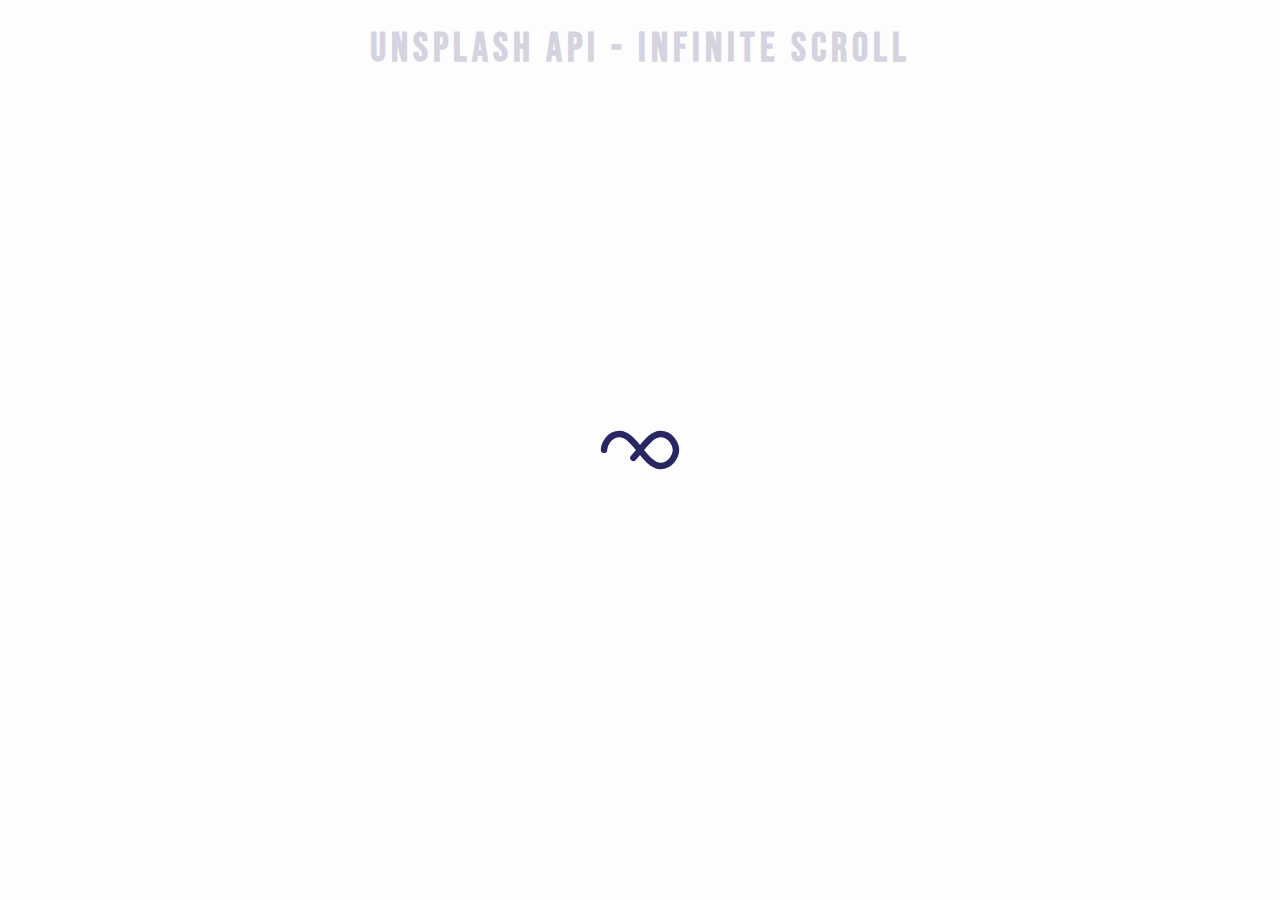
<file: infinity-scroll/index.html>
<!DOCTYPE html>
<html lang="en">

<head>
    <meta charset="UTF-8">
    <meta http-equiv="X-UA-Compatible" content="IE=edge">
    <meta name="viewport" content="width=device-width, initial-scale=1.0">
    <title>Infinite Scroll</title>
    <link rel="icon" type="image/png" href="favicon.png">
    <link rel="stylesheet" href="style.css">
</head>

<body>
    <!-- Title -->
    <h1>Unsplash API - Infinite Scroll</h1>
    <!-- Loader -->
    <div class="loader" id="loader">
        <img src="loader.svg" alt="Loading">
    </div>
    <!-- Image Container -->
    <div class="image-container" id="image-container">
        <!-- <img src="https://images.unsplash.com/photo-1692545052139-09d7b8fef762?ixlib=rb-4.0.3&ixid=M3wxMjA3fDB8MHxwaG90by1wYWdlfHx8fGVufDB8fHx8fA%3D%3D&auto=format&fit=crop&w=1887&q=80"
            alt="">
        <img src="https://images.unsplash.com/photo-1692545052139-09d7b8fef762?ixlib=rb-4.0.3&ixid=M3wxMjA3fDB8MHxwaG90by1wYWdlfHx8fGVufDB8fHx8fA%3D%3D&auto=format&fit=crop&w=1887&q=80"
            alt="">
        <img src="https://images.unsplash.com/photo-1692545052139-09d7b8fef762?ixlib=rb-4.0.3&ixid=M3wxMjA3fDB8MHxwaG90by1wYWdlfHx8fGVufDB8fHx8fA%3D%3D&auto=format&fit=crop&w=1887&q=80"
            alt="">
        <img src="https://images.unsplash.com/photo-1692545052139-09d7b8fef762?ixlib=rb-4.0.3&ixid=M3wxMjA3fDB8MHxwaG90by1wYWdlfHx8fGVufDB8fHx8fA%3D%3D&auto=format&fit=crop&w=1887&q=80"
            alt="">
        <img src="https://images.unsplash.com/photo-1692545052139-09d7b8fef762?ixlib=rb-4.0.3&ixid=M3wxMjA3fDB8MHxwaG90by1wYWdlfHx8fGVufDB8fHx8fA%3D%3D&auto=format&fit=crop&w=1887&q=80"
            alt=""> -->
    </div>
    <!-- Script -->
    <script src="script.js"></script>
</body>

</html>
</file>
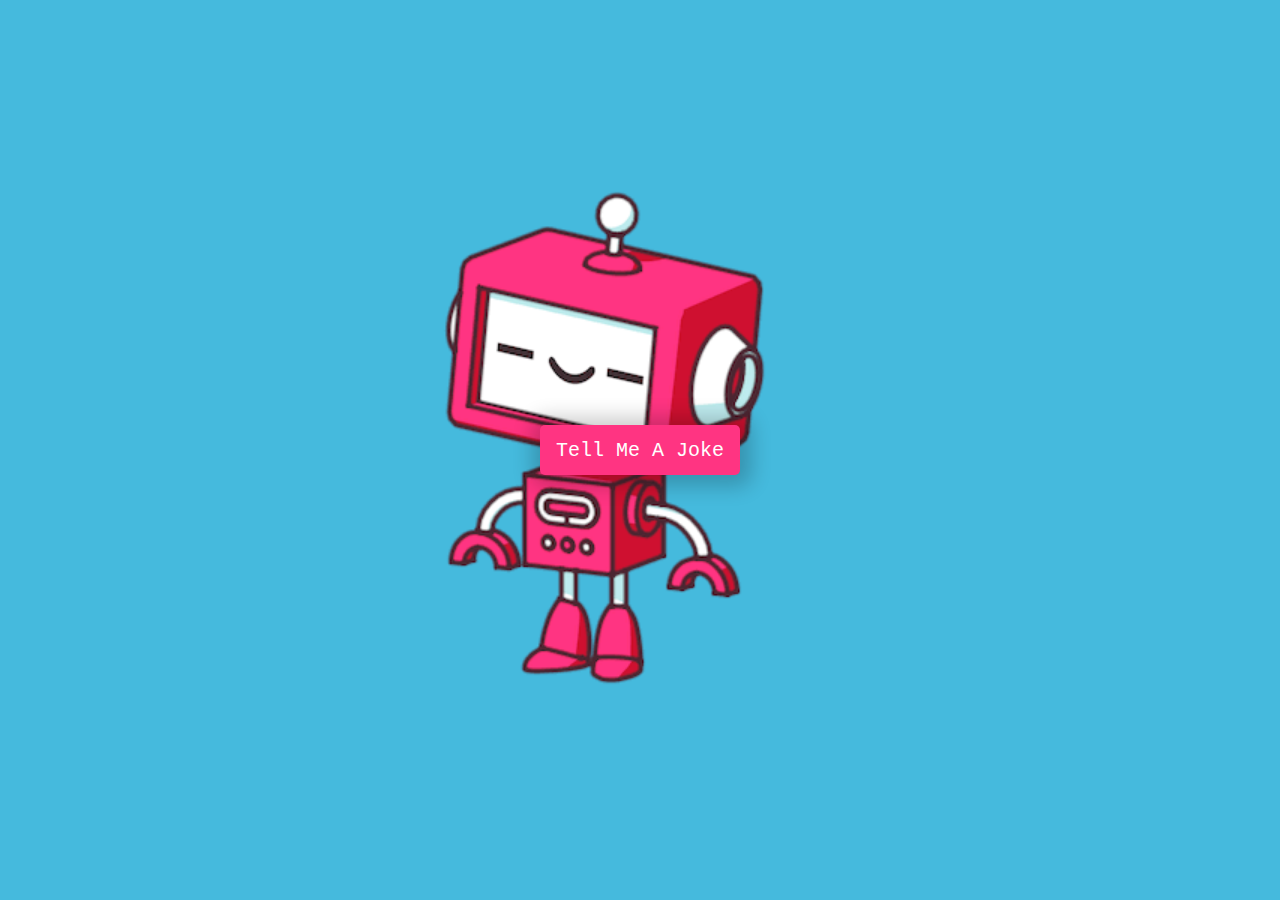
<file: joke-teller/index.html>
<!DOCTYPE html>
<html lang="en">

<head>
    <meta charset="UTF-8">
    <meta name="viewport" content="width=device-width, initial-scale=1.0">
    <title>Joke Teller</title>
    <link rel="icon" type="image/png" href="favicon.png">
    <link rel="stylesheet" href="style.css">
</head>

<body>
    <div class="container">
        <button id="button">Tell Me A Joke</button>
        <audio id="audio" controls hidden></audio>
    </div>
    <!-- Script -->
    <script src="voice.js"></script>
    <script src="script.js"></script>
</body>

</html>
</file>
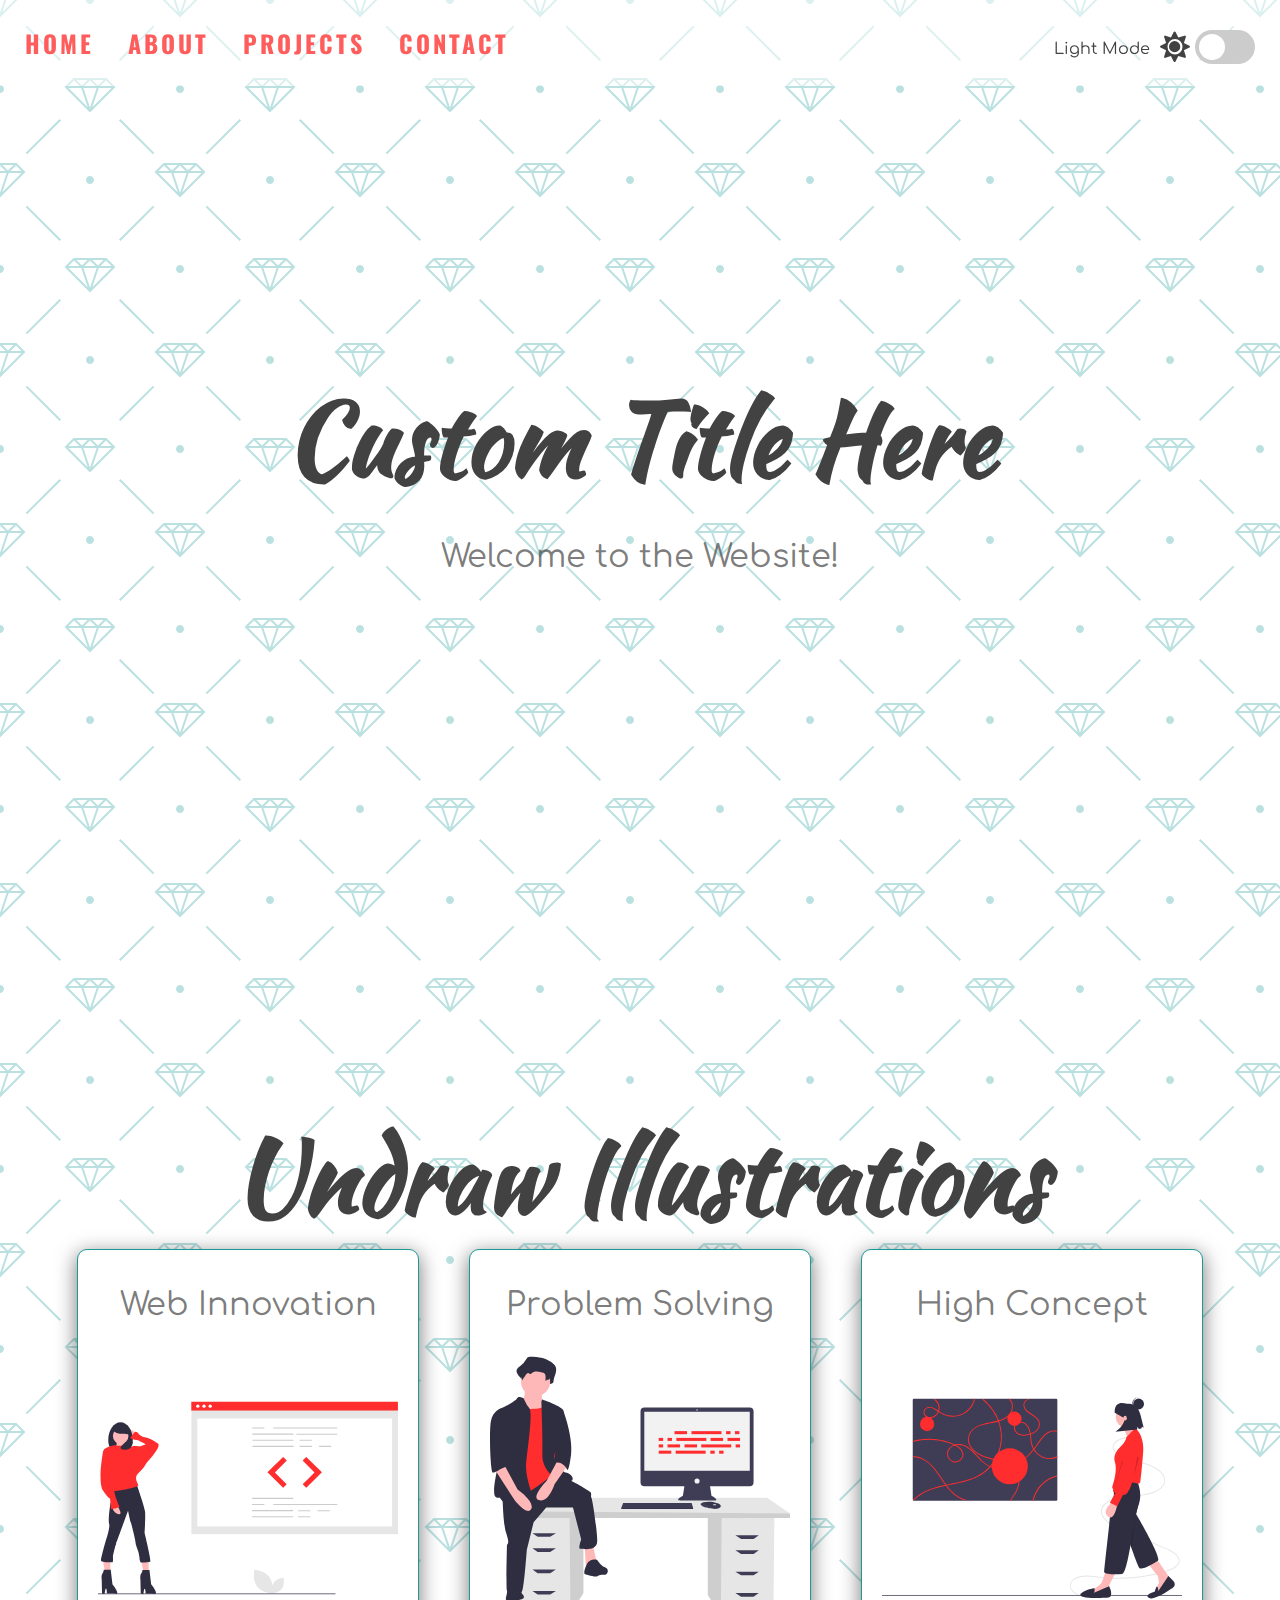
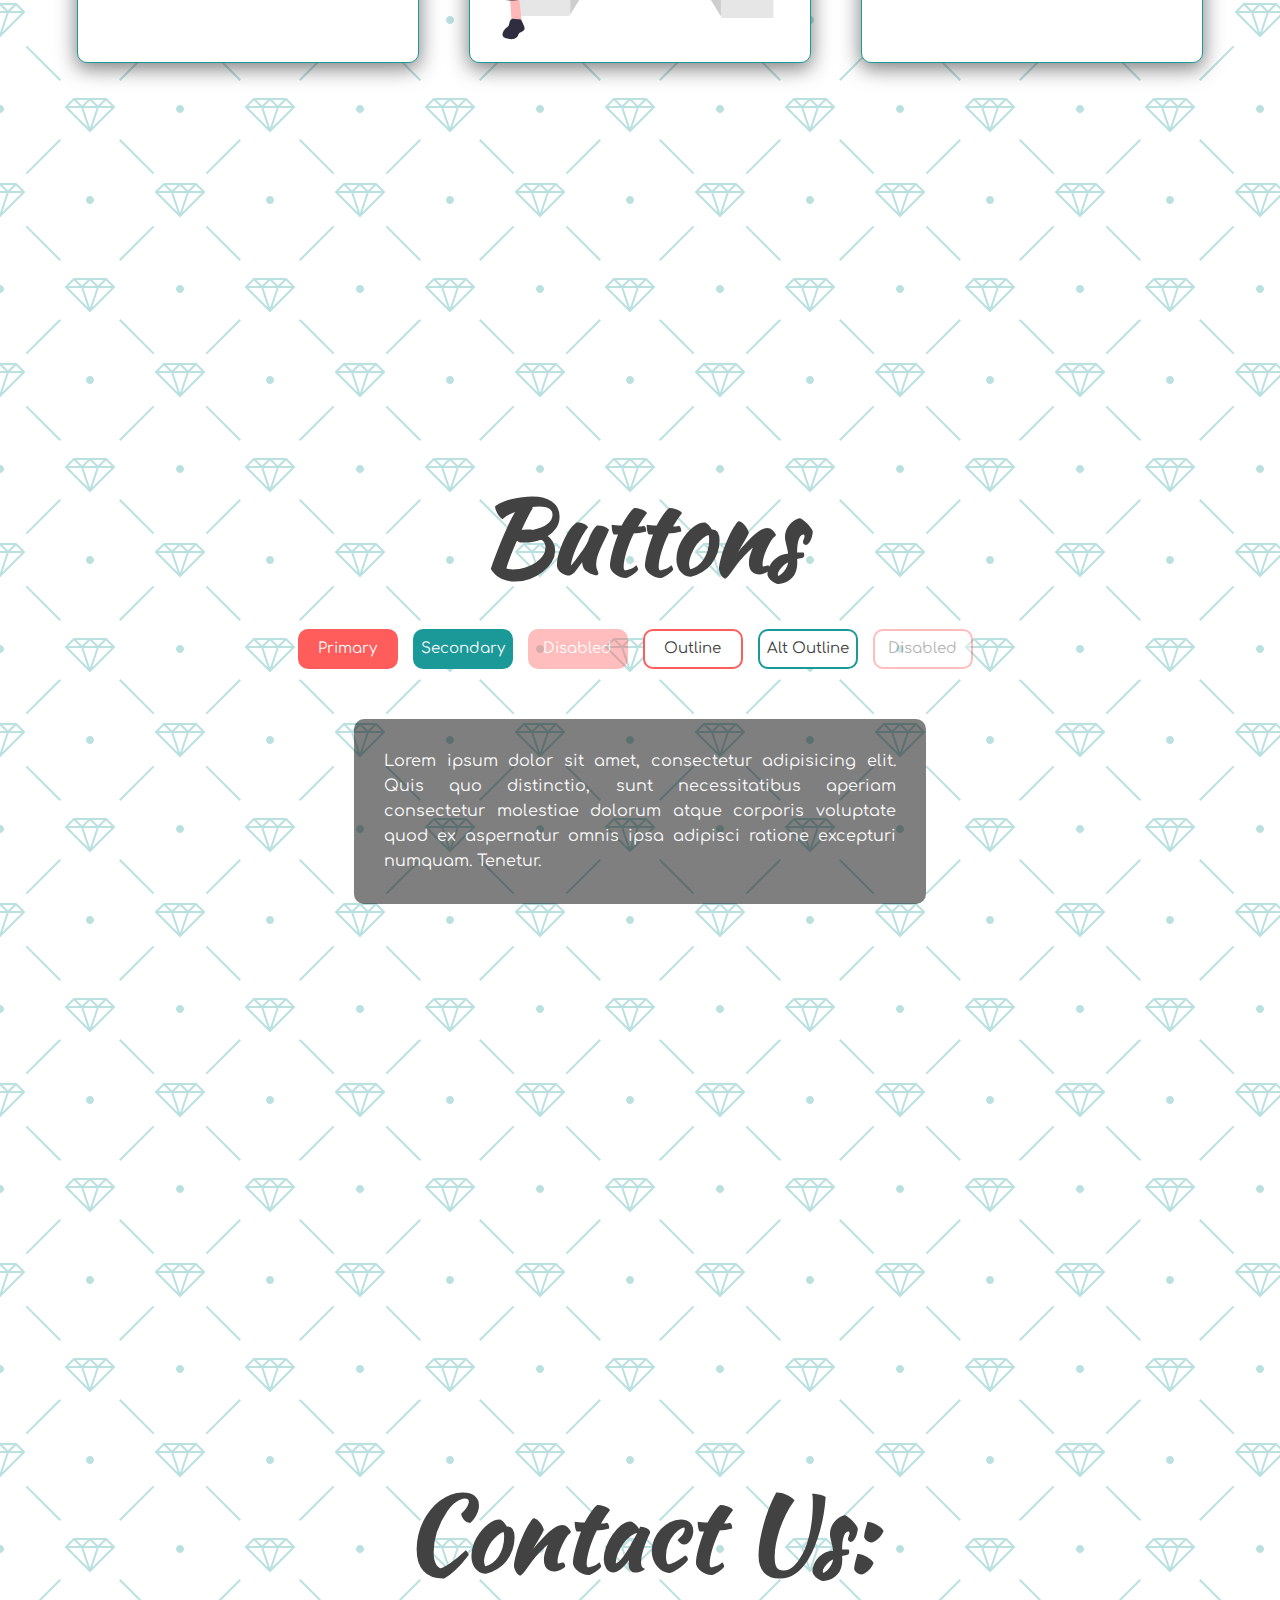
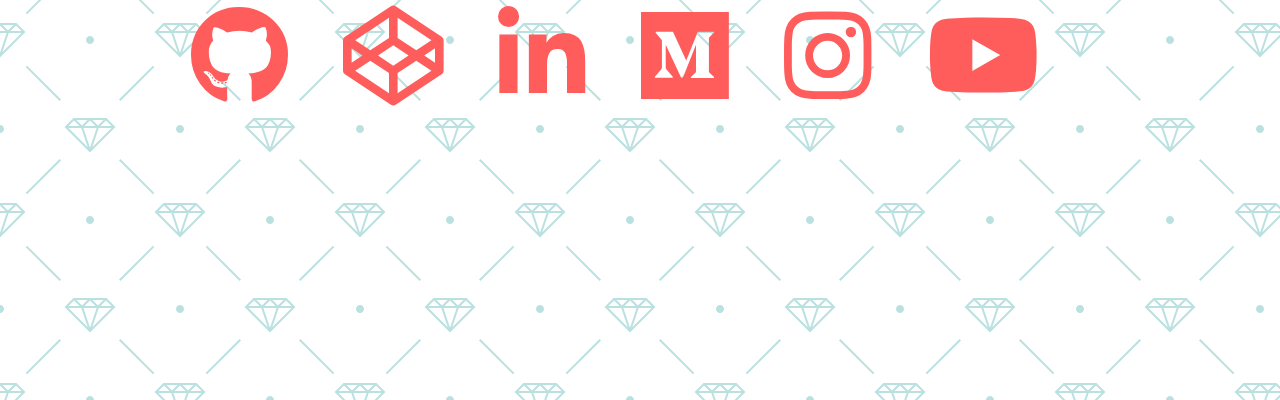
<file: light-dark-mode/index.html>
<!DOCTYPE html>
<html lang="en">

<head>
    <meta charset="UTF-8">
    <meta name="viewport" content="width=device-width, initial-scale=1.0">
    <title>Light Dark Mode</title>
    <link rel="icon" type="image/png" href="favicon.png">
    <link rel="stylesheet" href="https://cdnjs.cloudflare.com/ajax/libs/font-awesome/5.10.2/css/all.min.css">
    <link rel="stylesheet" href="style.css">
</head>

<body>
    <!-- Dark Mode Switch -->
    <div class="theme-switch-wrapper">
        <span id="toggle-icon">
            <span class="toggle-text">Light Mode</span>
            <i class="fas fa-sun"></i>
        </span>
        <label class="theme-switch">
            <input type="checkbox">
            <span class="slider round"></span>
        </label>
    </div>

    <!-- Navigation -->
    <nav id="nav">
        <a href="#home">HOME</a>
        <a href="#about">ABOUT</a>
        <a href="#projects">PROJECTS</a>
        <a href="#contact">CONTACT</a>
    </nav>

    <!-- Home Section -->
    <section id="home">
        <div class="title-group">
            <h1>Custom Title Here</h1>
            <h2>Welcome to the Website!</h2>
        </div>
    </section>

    <!-- About Section -->
    <section id="about">
        <h1>Undraw Illustrations</h1>
        <div class="about-container">
            <div class="image-container">
                <h2>Web Innovation</h2>
                <img src="img/undraw_proud_coder_light.svg" alt="Proud Coder" id="image1">
            </div>
            <div class="image-container">
                <h2>Problem Solving</h2>
                <img src="img/undraw_feeling_proud_light.svg" alt="Feeling Proud" id="image2">
            </div>
            <div class="image-container">
                <h2>High Concept</h2>
                <img src="img/undraw_conceptual_idea_light.svg" alt="Conceptual Idea" id="image3">
            </div>
        </div>
    </section>

    <!-- Projects Section -->
    <section id="projects">
        <h1>Buttons</h1>
        <div class="buttons">
            <button class="primary">Primary</button>
            <button class="secondary">Secondary</button>
            <button class="primary" disabled>Disabled</button>
            <button class="outline">Outline</button>
            <button class="secondary outline">Alt Outline</button>
            <button class="outline" disabled>Disabled</button>
        </div>
        <div class="text-box" id="text-box">
            <p>Lorem ipsum dolor sit amet, consectetur adipisicing elit. Quis quo distinctio, sunt necessitatibus
                aperiam consectetur molestiae dolorum atque corporis voluptate quod ex aspernatur omnis ipsa adipisci
                ratione excepturi numquam. Tenetur.</p>
        </div>
    </section>

    <!-- Contact Section -->
    <section id="contact">
        <h1>Contact Us:</h1>
        <div class="social-icons">
            <i class="fab fa-github"></i>
            <i class="fab fa-codepen"></i>
            <i class="fab fa-linkedin-in"></i>
            <i class="fab fa-medium"></i>
            <i class="fab fa-instagram"></i>
            <i class="fab fa-youtube"></i>
        </div>
    </section>

    <!-- Script -->
    <script src="script.js"></script>
</body>

</html>
</file>
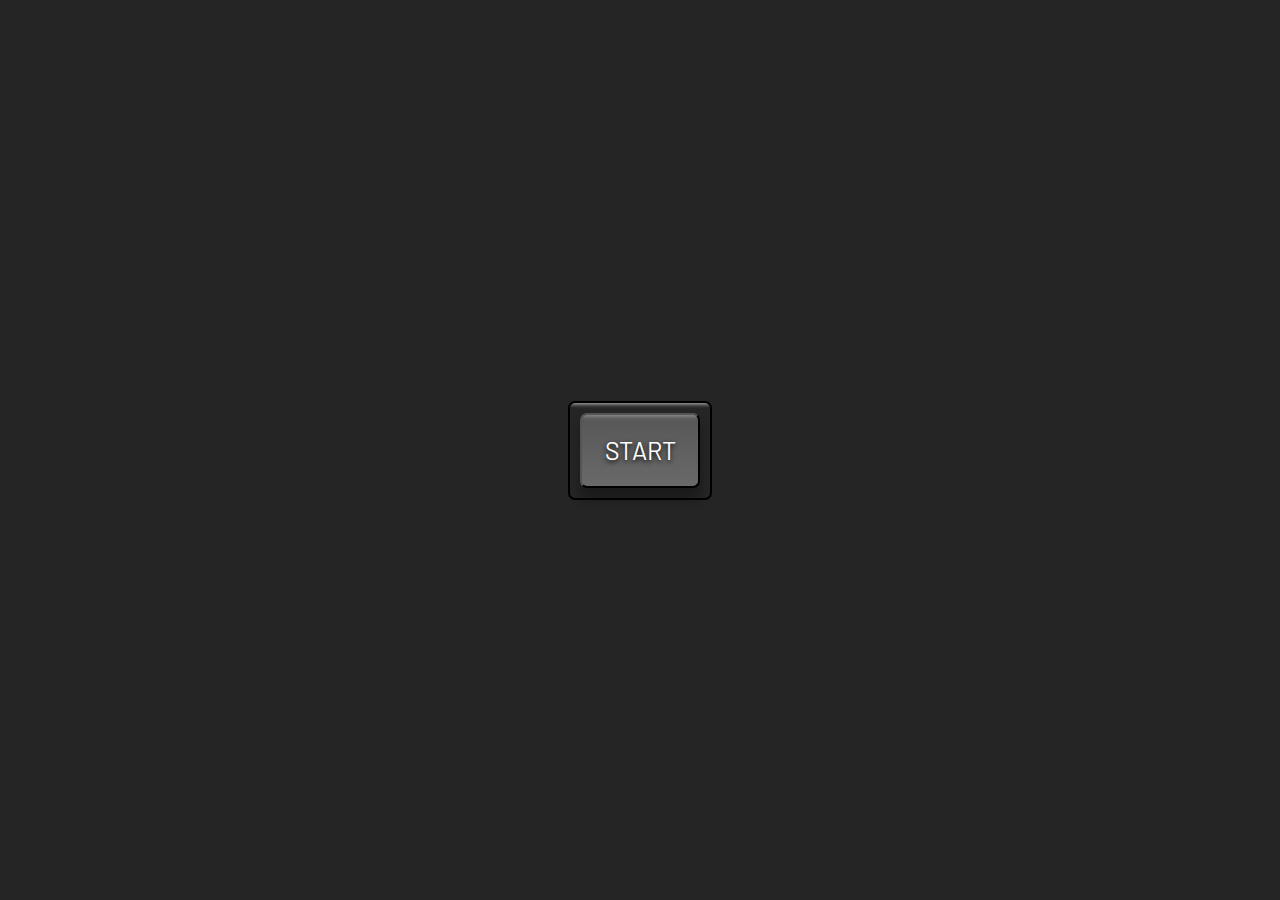
<file: picture-in-picture/index.html>
<!DOCTYPE html>
<html lang="en">

<head>
    <meta charset="UTF-8">
    <meta http-equiv="X-UA-Compatible" content="IE=edge">
    <meta name="viewport" content="width=device-width, initial-scale=1.0">
    <title>Picture in Picture</title>
    <link rel="icon" type="image/png" href="favicon.png">
    <link rel="stylesheet" href="style.css">
</head>

<body>
    <!-- Video -->
    <video id="video" controls height="360" width="640" hidden></video>
    <!-- Button -->
    <div class="button-container">
        <button id="button">START</button>
    </div>
    <!-- Script -->
    <script src="script.js"></script>
</body>

</html>
</file>
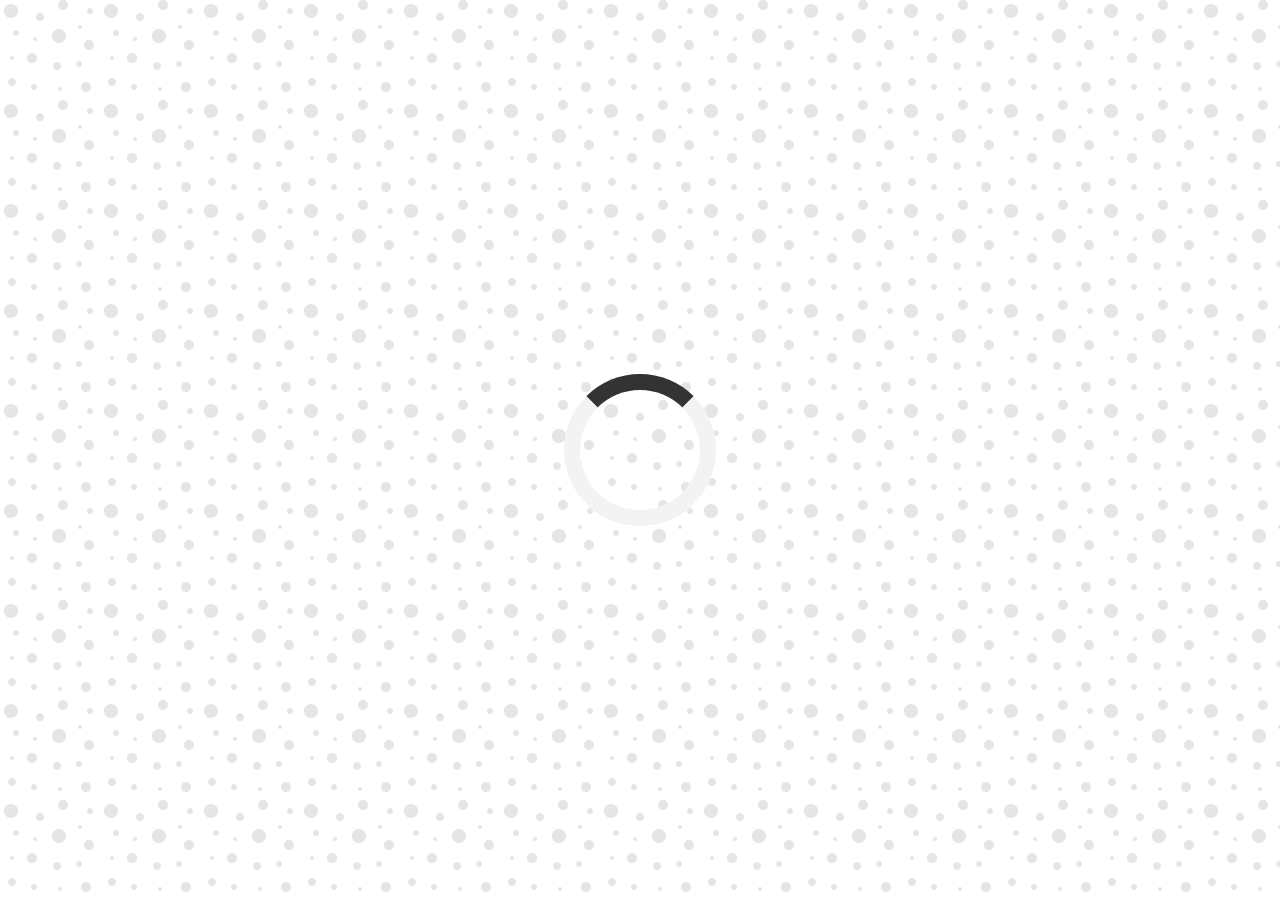
<file: quote-generator/index.html>
<!DOCTYPE html>
<html lang="en">

<head>
    <meta charset="UTF-8">
    <meta http-equiv="X-UA-Compatible" content="IE=edge">
    <meta name="viewport" content="width=device-width, initial-scale=1.0">
    <title>Quote generator</title>
    <link rel="icon" type="image/png" href="favicon.png">
    <link rel="stylesheet" href="https://cdnjs.cloudflare.com/ajax/libs/font-awesome/6.1.1/css/all.min.css"
        integrity="sha512-KfkfwYDsLkIlwQp6LFnl8zNdLGxu9YAA1QvwINks4PhcElQSvqcyVLLD9aMhXd13uQjoXtEKNosOWaZqXgel0g=="
        crossorigin="anonymous" referrerpolicy="no-referrer" />
    <link rel="stylesheet" href="style.css">
</head>

<body>
    <div class="quote-container" id="quote-container">
        <!-- Quote -->
        <div class="quote-text">
            <i class="fas fa-quote-left"></i>
            <span id="quote"></span>
        </div>
        <!-- Author -->
        <div class="quote-author">
            <span id="author"></span>
        </div>
        <!-- Buttons -->
        <div class="button-container">
            <button class="twitter-button" id="twitter" title="Tweet This!" type="button">
                <i class="fab fa-twitter"></i>
            </button>
            <button id="new-quote" type="button">New Quote</button>
        </div>
    </div>
    <!-- Loader -->
    <div class="loader" id="loader"></div>

    <!-- Script -->
    <script src="quotes.js"></script>
    <script src="script.js"></script>
</body>

</html>
</file>
<file: infinity-scroll/style.css>
@import url("https://fonts.googleapis.com/css2?family=Bebas+Neue&display=swap");

html {
    /* Html will not stretch horizontally if padding is added */
    box-sizing: border-box;
}

body {
    margin: 0;
    font-family: "Bebas Neue", sans-serif;
    background: whitesmoke;
}

h1 {
    color: #292664;
    text-align: center;
    margin-top: 25px;
    margin-bottom: 15px;
    font-size: 40px;
    letter-spacing: 5px;
}

/* Loader */
.loader {
    position: fixed;
    top: 0;
    bottom: 0;
    left: 0;
    right: 0;
    background: rgba(255, 255, 255, 0.8);
}

.loader img {
    position: fixed;
    top: 50%;
    left: 50%;
    transform: translate(-50%, -50%);
}

/* Image Container */
.image-container {
    margin: 10px 30%;
}

.image-container img {
    width: 100%;
    margin-top: 10px;
    border-radius: 5px;
    box-shadow: 3px 3px 10px #29266484;
}

/* Media Query: Large Smartphone */
@media screen and (max-width: 600px) {
    h1 {
        font-size: 20px;
    }

    .image-container {
        margin: 10px;
    }
}
</file>
<file: joke-teller/style.css>
/* ROBOT.GIF from Giphy - https://giphy.com/gifs/robot-cinema-4d-eyedesyn-3o7abtn7DuREEpsyWY */

html {
  box-sizing: border-box;
}

body {
  margin: 0;
  background: #45badd;
}

.container {
  height: 100vh;
  width: 100vw;
  display: flex;
  flex-direction: column;
  justify-content: center;
  align-items: center;
  background: url("./robot.gif");
  background-size: contain;
  background-position: left center;
  background-repeat: no-repeat;
}

button {
  cursor: pointer;
  outline: none;
  width: 200px;
  height: 50px;
  font-family: "Courier New", Courier, monospace;
  font-size: 20px;
  color: white;
  background-color: #ff3482;
  border: none;
  border-radius: 5px;
  box-shadow: 2px 2px 20px 10px rgba(0, 0, 0, 0.2);
}

button:hover {
  filter: brightness(95%);
}

/* button:active */
button:enabled:active {
  transform: scale(0.98);
}

button:disabled {
  cursor: default;
  filter: brightness(30%);
}

/* Media Query: Tablet or Smaller */
@media screen and (max-width: 1000px) {
  .container {
    background-position: center center;
    background-size: cover;
  }

  button {
    box-shadow: 5px 5px 30px 20px rgba(0, 0, 0, 0.5);
  }
}
</file>
<file: light-dark-mode/style.css>
@import url("https://fonts.googleapis.com/css2?family=Comfortaa&family=Kaushan+Script&family=Oswald&display=swap");

:root {
  --primary-color: rgb(255, 92, 92);
  --primary-variant: #ff2d2d;
  --secondary-color: #1b9999;
  --on-primary: rgb(250, 250, 250);
  --on-background: rgb(66, 66, 66);
  --on-background-alt: rgba(66, 66, 66, 0.7);
  --background: rgb(255, 255, 255);
  --box-shadow: 0 5px 20px 1px rgba(0, 0, 0, 0.5);
}

[data-theme="dark"] {
  --primary-color: rgb(150, 65, 255);
  --primary-variant: #6c63ff;
  --secondary-color: #03dac5;
  --on-primary: #000;
  --on-background: rgba(255, 255, 255, 0.9);
  --on-background-alt: rgba(255, 255, 255, 0.7);
  --background: #121212;
}

html {
  box-sizing: border-box;
  scroll-behavior: smooth;
}

body {
  margin: 0;
  color: var(--on-background);
  font-family: Comfortaa, sans-serif;
  background-color: var(--background);
  /* Opacity of the svg background is: 0.3 */
  background-image: url("data:image/svg+xml,%3Csvg width='180' height='180' viewBox='0 0 180 180' xmlns='http://www.w3.org/2000/svg'%3E%3Cpath d='M81.28 88H68.413l19.298 19.298L81.28 88zm2.107 0h13.226L90 107.838 83.387 88zm15.334 0h12.866l-19.298 19.298L98.72 88zm-32.927-2.207L73.586 78h32.827l.5.5 7.294 7.293L115.414 87l-24.707 24.707-.707.707L64.586 87l1.207-1.207zm2.62.207L74 80.414 79.586 86H68.414zm16 0L90 80.414 95.586 86H84.414zm16 0L106 80.414 111.586 86h-11.172zm-8-6h11.173L98 85.586 92.414 80zM82 85.586L87.586 80H76.414L82 85.586zM17.414 0L.707 16.707 0 17.414V0h17.414zM4.28 0L0 12.838V0h4.28zm10.306 0L2.288 12.298 6.388 0h8.198zM180 17.414L162.586 0H180v17.414zM165.414 0l12.298 12.298L173.612 0h-8.198zM180 12.838L175.72 0H180v12.838zM0 163h16.413l.5.5 7.294 7.293L25.414 172l-8 8H0v-17zm0 10h6.613l-2.334 7H0v-7zm14.586 7l7-7H8.72l-2.333 7h8.2zM0 165.414L5.586 171H0v-5.586zM10.414 171L16 165.414 21.586 171H10.414zm-8-6h11.172L8 170.586 2.414 165zM180 163h-16.413l-7.794 7.793-1.207 1.207 8 8H180v-17zm-14.586 17l-7-7h12.865l2.333 7h-8.2zM180 173h-6.613l2.334 7H180v-7zm-21.586-2l5.586-5.586 5.586 5.586h-11.172zM180 165.414L174.414 171H180v-5.586zm-8 5.172l5.586-5.586h-11.172l5.586 5.586zM152.933 25.653l1.414 1.414-33.94 33.942-1.416-1.416 33.943-33.94zm1.414 127.28l-1.414 1.414-33.942-33.94 1.416-1.416 33.94 33.943zm-127.28 1.414l-1.414-1.414 33.94-33.942 1.416 1.416-33.943 33.94zm-1.414-127.28l1.414-1.414 33.942 33.94-1.416 1.416-33.94-33.943zM0 85c2.21 0 4 1.79 4 4s-1.79 4-4 4v-8zm180 0c-2.21 0-4 1.79-4 4s1.79 4 4 4v-8zM94 0c0 2.21-1.79 4-4 4s-4-1.79-4-4h8zm0 180c0-2.21-1.79-4-4-4s-4 1.79-4 4h8z' fill='%231b9999' fill-opacity='0.3' fill-rule='evenodd'/%3E%3C/svg%3E");
}

section {
  min-height: 100vh;
  display: flex;
  justify-content: center;
  align-items: center;
  flex-direction: column;
}

h1 {
  font-family: "Kaushan Script", sans-serif;
  /* font-size: 100px; */
  font-size: clamp(2.75rem, 1rem + 7vw, 6.25rem);
  margin-bottom: 0;
}

h2 {
  color: var(--on-background-alt);
  /* font-size: 32px; */
  font-size: clamp(1.25rem, 0.875rem + 1.5vw, 2rem);
  font-weight: normal;
}

/* Navigation */
nav {
  z-index: 10;
  position: fixed;
  font-family: Oswald, sans-serif;
  /* font-size: 24px; */
  font-size: clamp(0.75rem, 0.375rem + 1.5vw, 1.5rem);
  letter-spacing: 3px;
  padding: 25px;
  width: 100vw;
  background: rgb(255 255 255 / 50%);
}

a {
  margin-right: 25px;
  color: var(--primary-color);
  text-decoration: none;
  border-bottom: 3px solid transparent;
  font-weight: bold;
}

a:hover,
a:focus {
  color: var(--on-background);
  border-bottom: 3px solid;
}

/* Home Section */
.title-group {
  text-align: center;
}

/* About Section */
.about-container {
  display: flex;
}

.image-container {
  border: 1px solid var(--secondary-color);
  border-radius: 10px;
  padding: 10px 20px;
  margin-inline: 25px;
  width: auto;
  /* width: 28%; */
  background: var(--background);
  box-shadow: var(--box-shadow);
  text-align: center;
}

img {
  height: 300px;
  width: 300px;
  /* height: 30%;
  width: 100%; */
  /* height: clamp(20px, 100%, 300px);
  width: clamp(20px, 28%, 300px); */
}

/* Projects Section */
.buttons {
  margin-top: 15px;
  margin-bottom: 50px;
}

button {
  font-family: Comfortaa, san-serif;
  min-width: 100px;
  height: 40px;
  cursor: pointer;
  border-radius: 10px;
  margin-right: 10px;
  margin-top: 5px;
  border: 2px solid var(--primary-color);
  font-size: 15px;
  outline: none;
}

button:disabled {
  opacity: 0.4;
  cursor: default;
}

button:hover:not(.outline) {
  /* button:hover:not(.outline, :disabled) { */
  filter: brightness(110%);
}

.primary {
  background: var(--primary-color);
  color: var(--on-primary);
}

.secondary {
  border: 2px solid var(--secondary-color);
}

.outline:hover {
  /* .outline:hover:not(:disabled) { */
  background: var(--primary-color);
  color: var(--on-primary);
}

.secondary,
/* .secondary:hover, */
.outline.secondary:hover {
  background: var(--secondary-color);
  color: var(--on-primary);
}

.outline {
  background: var(--background);
  color: var(--on-background);
}

.text-box {
  width: 40%;
  text-align: justify;
  background: rgb(0 0 0 / 50%);
  color: var(--on-primary);
  border-radius: 10px;
  padding: 30px;
}

p {
  margin: 0;
  line-height: 25px;
}

/* Contact Section */
.fab {
  font-size: 100px;
  margin-right: 50px;
  cursor: pointer;
  color: var(--primary-color);
}

.fab:hover {
  color: var(--on-background);
}

/* Dark Mode Toggle */
.theme-switch-wrapper {
  display: flex;
  align-items: center;
  z-index: 100;
  position: fixed;
  right: 25px;
  top: 30px;
}

.theme-switch-wrapper + span {
  margin-right: 10px;
  font-size: 1rem;
}

.toggle-text {
  position: relative;
  top: -4px;
  right: 5px;
  color: var(--on-background);
}

.theme-switch {
  display: inline-block;
  height: 34px;
  position: relative;
  width: 60px;
}

.theme-switch input {
  display: none;
}

.slider {
  background: #ccc;
  bottom: 0;
  cursor: pointer;
  left: 0;
  position: absolute;
  right: 0;
  top: 0;
  /* Color change time */
  transition: 0.4s;
}

.slider::before {
  background: #fff;
  bottom: 4px;
  content: "";
  height: 26px;
  left: 4px;
  position: absolute;
  /* translateX transition time */
  transition: 0.4s;
  width: 26px;
}

input:checked + .slider {
  background: var(--primary-color);
}

input:checked + .slider::before {
  transform: translateX(26px);
}

.slider.round {
  border-radius: 34px;
}

.slider.round::before {
  border-radius: 50%;
}

.fas {
  font-size: 30px;
  margin-right: 5px;
}

@media screen and (max-width: 1200px) {
  .about-container {
    flex-direction: column;
  }

  .image-container {
    margin-block: 10px;
  }

  .buttons,
  .social-icons {
    margin-inline: 30px;
  }
}

@media screen and (max-width: 700px) {
  .toggle-text {
    visibility: hidden;
  }
  .theme-switch-wrapper {
    zoom: 80%;
  }
  .text-box {
    width: 60%;
  }
}
</file>
<file: picture-in-picture/style.css>
@import url("https://fonts.googleapis.com/css2?family=Barlow&display=swap");

html {
    /* Html will not stretch horizontally if padding is added */
    box-sizing: border-box;
}

body {
    margin: 0;
    min-height: 100vh;
    display: flex;
    justify-content: center;
    align-items: center;
    background-color: rgb(37, 37, 37);
}

.button-container {
    border: 2px solid black;
    padding: 10px;
    border-radius: 7px;
    box-shadow: inset 0 20px 4px -19px rgba(255, 255, 255, 0.7);
}

button {
    cursor: pointer;
    outline: none;
    width: 120px;
    height: 75px;
    font-family: "Barlow", sans-serif;
    font-size: 25px;
    color: white;
    text-shadow: 0 2px 5px black;
    background: linear-gradient(to top, #696969, #575757);
    border-radius: 7px;
    box-shadow:
        inset 0 20px 4px -19px rgba(255, 255, 255, 0.4),
        0 12px 12px 0 rgba(0, 0, 0, 0.3);
}

button:hover {
    background: linear-gradient(to bottom, #696969, #575757);
}

button:active {
    transform: translateY(3px);
    box-shadow: 0 6px 6px 0 rgba(0, 0, 0, 0.3);
}
</file>
<file: quote-generator/style.css>
@import url("https://fonts.googleapis.com/css2?family=Montserrat&display=swap");

html {
    box-sizing: border-box;
}

body {
    margin: 0;
    min-height: 100vh;
    background-color: #ffffff;
    background-image: url("data:image/svg+xml,%3Csvg width='100' height='100' viewBox='0 0 100 100' xmlns='http://www.w3.org/2000/svg'%3E%3Cpath d='M11 18c3.866 0 7-3.134 7-7s-3.134-7-7-7-7 3.134-7 7 3.134 7 7 7zm48 25c3.866 0 7-3.134 7-7s-3.134-7-7-7-7 3.134-7 7 3.134 7 7 7zm-43-7c1.657 0 3-1.343 3-3s-1.343-3-3-3-3 1.343-3 3 1.343 3 3 3zm63 31c1.657 0 3-1.343 3-3s-1.343-3-3-3-3 1.343-3 3 1.343 3 3 3zM34 90c1.657 0 3-1.343 3-3s-1.343-3-3-3-3 1.343-3 3 1.343 3 3 3zm56-76c1.657 0 3-1.343 3-3s-1.343-3-3-3-3 1.343-3 3 1.343 3 3 3zM12 86c2.21 0 4-1.79 4-4s-1.79-4-4-4-4 1.79-4 4 1.79 4 4 4zm28-65c2.21 0 4-1.79 4-4s-1.79-4-4-4-4 1.79-4 4 1.79 4 4 4zm23-11c2.76 0 5-2.24 5-5s-2.24-5-5-5-5 2.24-5 5 2.24 5 5 5zm-6 60c2.21 0 4-1.79 4-4s-1.79-4-4-4-4 1.79-4 4 1.79 4 4 4zm29 22c2.76 0 5-2.24 5-5s-2.24-5-5-5-5 2.24-5 5 2.24 5 5 5zM32 63c2.76 0 5-2.24 5-5s-2.24-5-5-5-5 2.24-5 5 2.24 5 5 5zm57-13c2.76 0 5-2.24 5-5s-2.24-5-5-5-5 2.24-5 5 2.24 5 5 5zm-9-21c1.105 0 2-.895 2-2s-.895-2-2-2-2 .895-2 2 .895 2 2 2zM60 91c1.105 0 2-.895 2-2s-.895-2-2-2-2 .895-2 2 .895 2 2 2zM35 41c1.105 0 2-.895 2-2s-.895-2-2-2-2 .895-2 2 .895 2 2 2zM12 60c1.105 0 2-.895 2-2s-.895-2-2-2-2 .895-2 2 .895 2 2 2z' fill='%23000000' fill-opacity='0.1' fill-rule='evenodd'/%3E%3C/svg%3E");
    color: #000;
    font-family: Montserrat, sans-serif;
    font-weight: 700;
    text-align: center;
    display: flex;
    align-items: center;
    justify-content: center;
}

.quote-container {
    width: auto;
    max-width: 900px;
    padding: 20px 30px;
    background-color: rgba(255, 255, 255, 0.4);
    border-radius: 10px;
    box-shadow: 0 10px 10px 10px rgba(0, 0, 0, 0.2);
}

.quote-text {
    font-size: 2.74rem;
}

.long-quote {
    font-size: 2rem;
}

.fa-quote-left {
    font-size: 4rem;
}

.quote-author {
    margin-top: 15px;
    font-size: 2rem;
    font-weight: 400;
    font-style: italic;
}

.button-container {
    margin-top: 15px;
    display: flex;
    justify-content: space-between;
}

button {
    cursor: pointer;
    font-size: 1.2rem;
    height: 2.5rem;
    border: none;
    border-radius: 10px;
    color: #fff;
    background-color: #333;
    outline: none;
    padding: 0.5rem 1.8rem;
    box-shadow: 0 0.3rem rgba(121, 121, 121, 0.65);
}

button:hover {
    filter: brightness(110%);
}

button:active {
    transform: translate(0, 0.3rem);
    box-shadow: 0 0.1rem rgba(255, 255, 255, 0.65);
}

.twitter-button:hover {
    color: #38a1f3;
}

.fa-twitter {
    font-size: 1.5rem;
}

/* Loader */
.loader {
    border: 16px solid #f3f3f3;
    border-top: 16px solid #333;
    border-radius: 50%;
    width: 120px;
    height: 120px;
    animation: spin 2s linear infinite;
}

@keyframes spin {
    0% {
        transform: rotate(0deg);
    }
    100% {
        transform: rotate(360deg);
    }
}

/* Media Query: Tablet or Smaller */
@media screen and (max-width: 1000px) {
    .quote-container {
        margin: auto 10px;
    }

    .quote-text {
        font-size: 2.5rem;
    }
}
</file>
